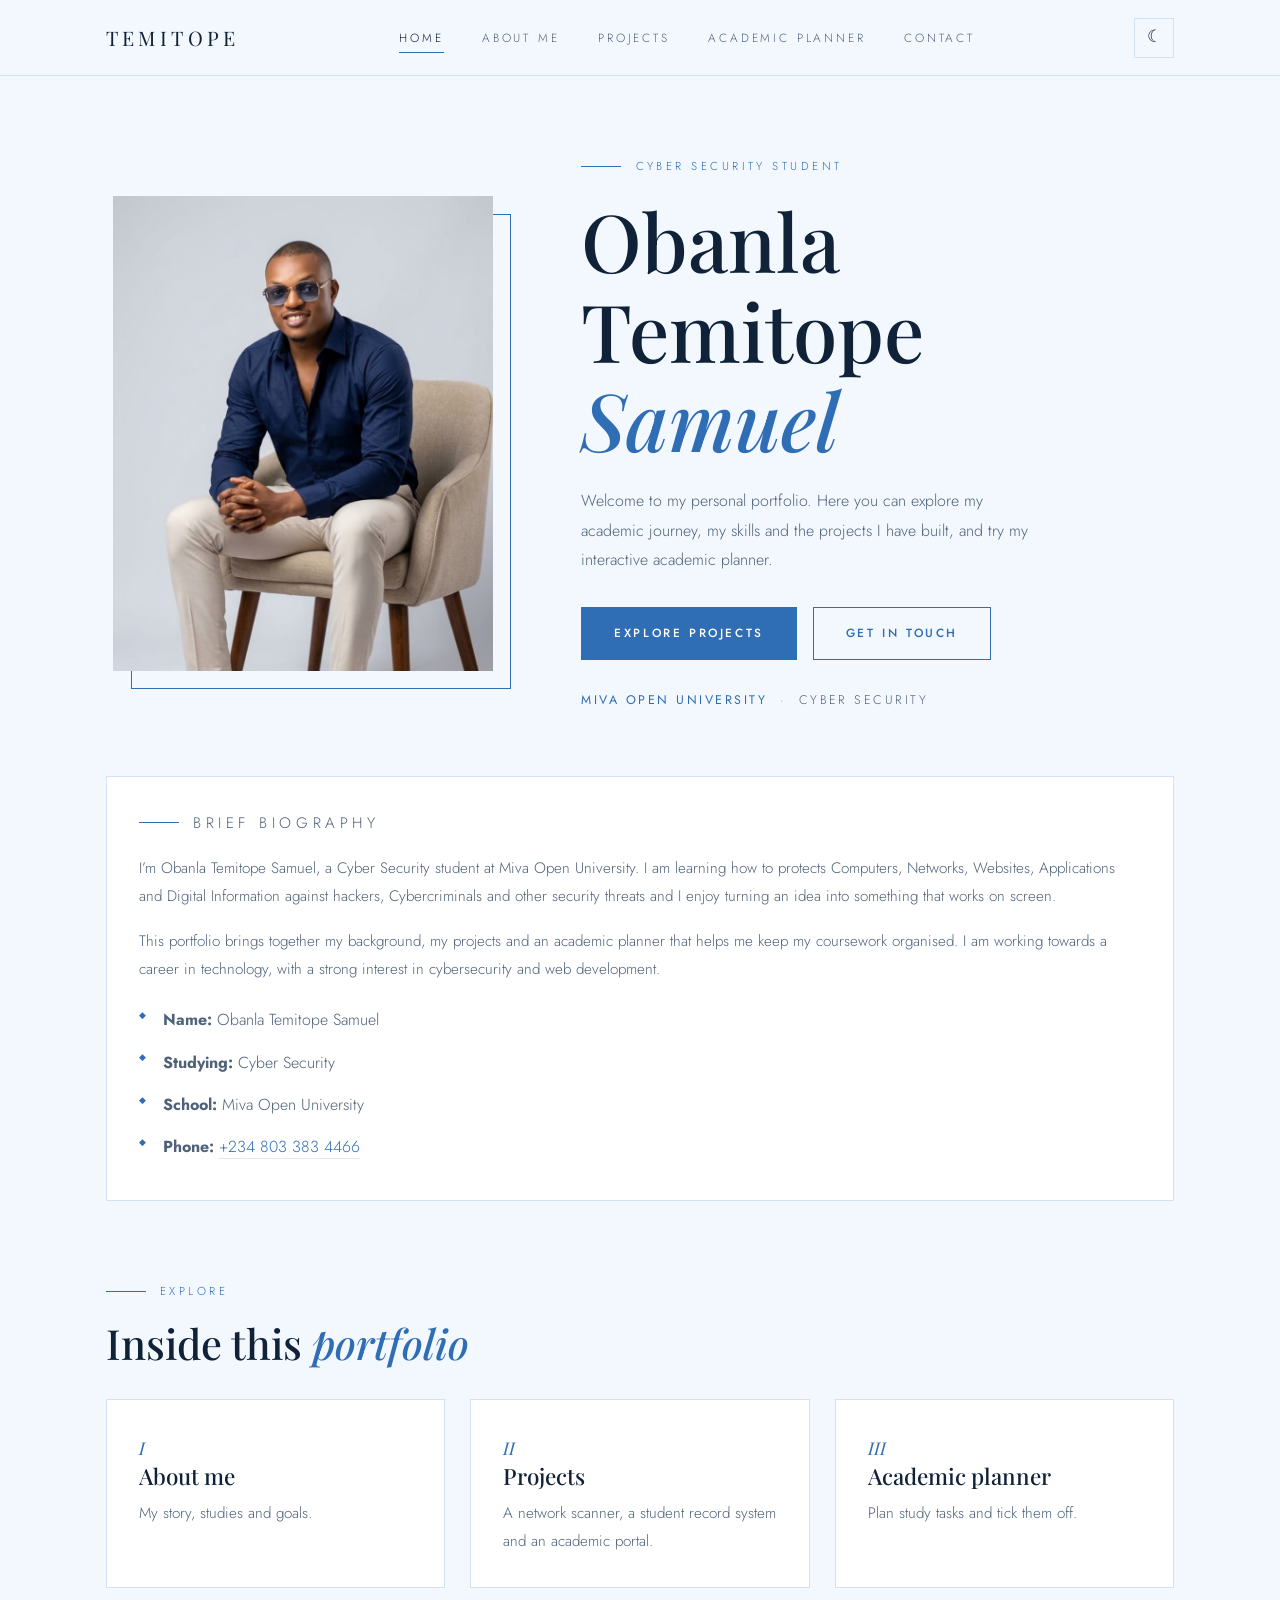
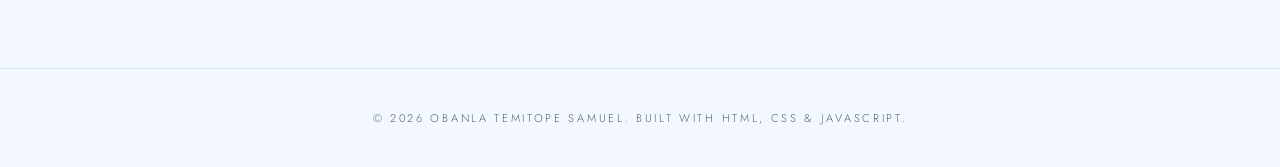
<file: index.html>
<!DOCTYPE html>
<html lang="en">
<head>
<meta charset="UTF-8">
<meta name="viewport" content="width=device-width, initial-scale=1">
<title>Home | Obanla Temitope Samuel</title>
<meta name="description" content="Portfolio of Obanla Temitope Samuel, Cyber Security student.">
<link rel="preconnect" href="https://fonts.googleapis.com">
<link rel="preconnect" href="https://fonts.gstatic.com" crossorigin>
<link href="https://fonts.googleapis.com/css2?family=Jost:wght@300;400;500&family=Playfair+Display:ital,wght@0,500;0,600;1,500&display=swap" rel="stylesheet">
<link rel="stylesheet" href="style.css">
<script>try{var t=localStorage.getItem('theme');document.documentElement.dataset.theme=t||'light';}catch(e){}</script>
</head>
<body>
<div class="glow" id="glow" aria-hidden="true"></div>
<header class="site-header">
<div class="bar">
<a class="brand" href="index.html">Temitope</a>
<nav class="nav" aria-label="Main navigation"><ul id="menu"><li><a href="index.html" aria-current="page">Home</a></li><li><a href="about.html">About Me</a></li><li><a href="projects.html">Projects</a></li><li><a href="planner.html">Academic Planner</a></li><li><a href="contact.html">Contact</a></li></ul></nav>
<div class="nav-controls">
<button id="themeToggle" class="theme-btn" type="button" aria-label="Switch to light theme">&#9728;</button>
<button class="menu-btn" id="menuBtn" type="button" aria-label="Toggle menu" aria-expanded="false" aria-controls="menu">&#9776;</button>
</div>
</div>
</header>
<main>
<section class="hero">
<div class="wrap">
<div class="frame"><img src="image.jpg" alt="Portrait of Obanla Temitope Samuel" width="800" height="1000"></div>
<div>
<p class="eyebrow">Cyber Security student</p>
<h1>Obanla Temitope <em>Samuel</em></h1>
<p class="intro">Welcome to my personal portfolio. Here you can explore my academic journey, my skills and the projects I have built, and try my interactive academic planner.</p>
<div class="btns"><a class="btn" href="projects.html">Explore projects</a><a class="btn ghost" href="contact.html">Get in touch</a></div>
<p class="sub"><b>Miva Open University</b> &nbsp;&middot;&nbsp; Cyber Security</p>
</div>
</div>
</section>
<section style="padding-top:0">
<div class="wrap">
<article class="card">
<p class="eyebrow">Brief biography</p>
<p style="margin-bottom:1rem">I&rsquo;m Obanla Temitope Samuel, a Cyber Security student at Miva Open University. I am learning how to protects Computers, Networks, Websites, Applications and Digital Information against hackers, Cybercriminals and other security threats and I enjoy turning an idea into something that works on screen.</p>
<p style="margin-bottom:1rem">This portfolio brings together my background, my projects and an academic planner that helps me keep my coursework organised. I am working towards a career in technology, with a strong interest in cybersecurity and web development.</p>
<ul class="clean"><li><b>Name:</b> Obanla Temitope Samuel</li><li><b>Studying:</b> Cyber Security</li><li><b>School:</b> Miva Open University</li><li><b>Phone:</b> <a href="tel:+2348033834466">+234 803 383 4466</a></li></ul>
</article>
</div>
</section>
<section style="padding-top:0">
<div class="wrap">
<p class="eyebrow">Explore</p><h2>Inside this <em>portfolio</em></h2>
<div class="grid" style="margin-top:2rem">
<a class="card" href="about.html"><p class="num">I</p><h3>About me</h3><p>My story, studies and goals.</p></a>
<a class="card" href="projects.html"><p class="num">II</p><h3>Projects</h3><p>A network scanner, a student record system and an academic portal.</p></a>
<a class="card" href="planner.html"><p class="num">III</p><h3>Academic planner</h3><p>Plan study tasks and tick them off.</p></a>
</div>
</div>
</section>
</main>
<footer class="site-footer">
<p>&copy; 2026 Obanla Temitope Samuel. Built with HTML, CSS &amp; JavaScript.</p>
</footer>
<script src="script.js"></script>
</body>
</html>
</file>
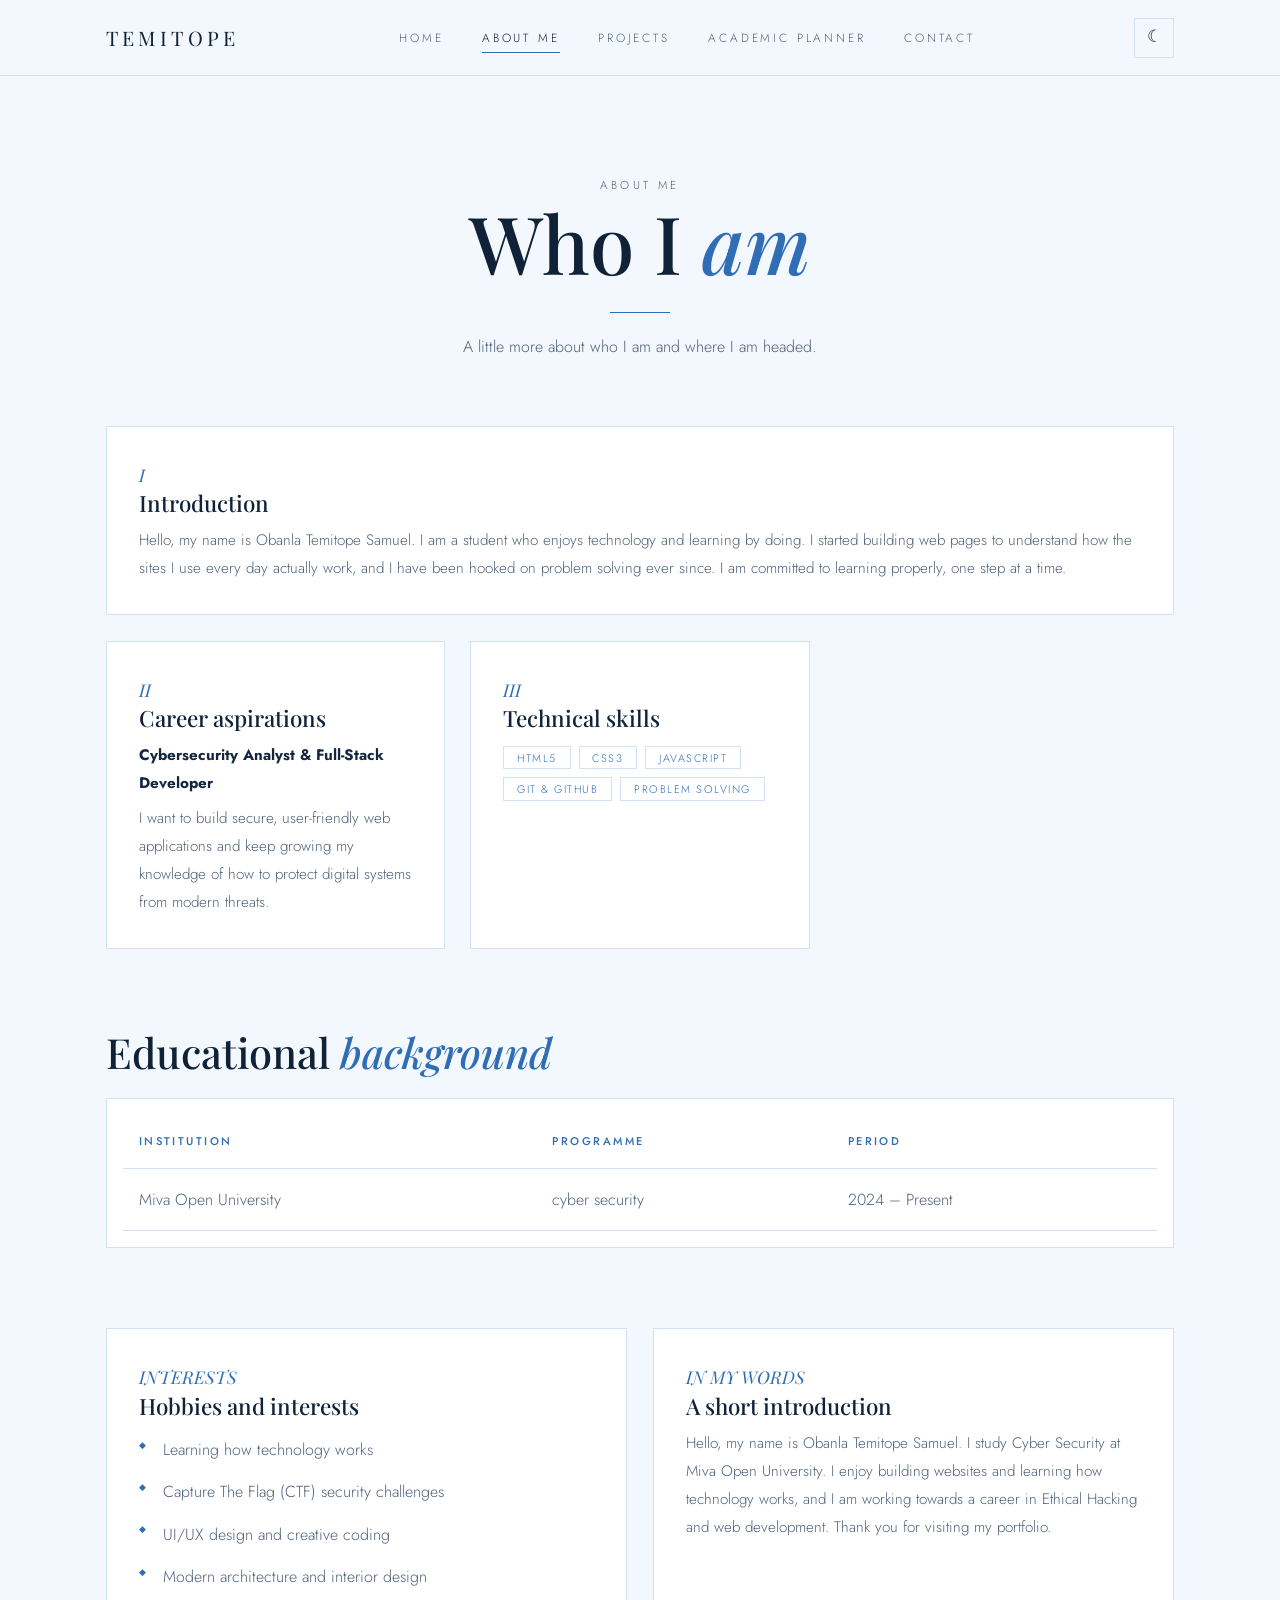
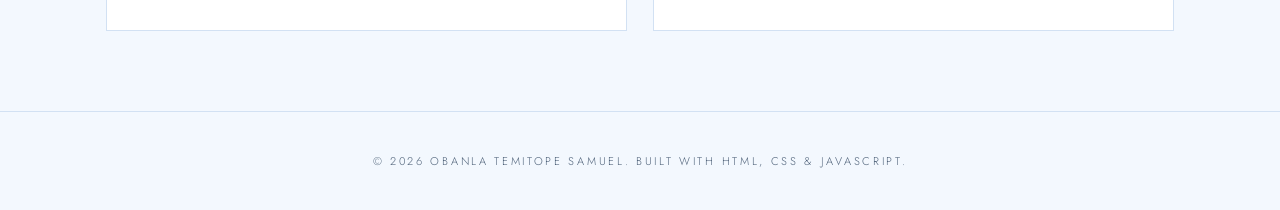
<file: about.html>
<!DOCTYPE html>
<html lang="en">
<head>
<meta charset="UTF-8">
<meta name="viewport" content="width=device-width, initial-scale=1">
<title>About Me | Obanla Temitope Samuel</title>
<meta name="description" content="Education, skills, career goals and interests of Obanla Temitope Samuel.">
<link rel="preconnect" href="https://fonts.googleapis.com">
<link rel="preconnect" href="https://fonts.gstatic.com" crossorigin>
<link href="https://fonts.googleapis.com/css2?family=Jost:wght@300;400;500&family=Playfair+Display:ital,wght@0,500;0,600;1,500&display=swap" rel="stylesheet">
<link rel="stylesheet" href="style.css">
<script>try{var t=localStorage.getItem('theme');document.documentElement.dataset.theme=t||'light';}catch(e){}</script>
</head>
<body>
<div class="glow" id="glow" aria-hidden="true"></div>
<header class="site-header">
<div class="bar">
<a class="brand" href="index.html">Temitope</a>
<nav class="nav" aria-label="Main navigation"><ul id="menu"><li><a href="index.html">Home</a></li><li><a href="about.html" aria-current="page">About Me</a></li><li><a href="projects.html">Projects</a></li><li><a href="planner.html">Academic Planner</a></li><li><a href="contact.html">Contact</a></li></ul></nav>
<div class="nav-controls">
<button id="themeToggle" class="theme-btn" type="button" aria-label="Switch to light theme">&#9728;</button>
<button class="menu-btn" id="menuBtn" type="button" aria-label="Toggle menu" aria-expanded="false" aria-controls="menu">&#9776;</button>
</div>
</div>
</header>
<main>
<div class="wrap page-title"><p class="eyebrow">About me</p><h1>Who I <em>am</em></h1><div class="rule"></div><p>A little more about who I am and where I am headed.</p></div>
<section>
<div class="wrap grid" style="grid-template-columns:repeat(auto-fit,minmax(300px,1fr))">
<div class="card" style="grid-column:1/-1"><p class="num">I</p><h3>Introduction</h3><p>Hello, my name is Obanla Temitope Samuel. I am a student who enjoys technology and learning by doing. I started building web pages to understand how the sites I use every day actually work, and I have been hooked on problem solving ever since. I am committed to learning properly, one step at a time.</p></div>
<div class="card"><p class="num">II</p><h3>Career aspirations</h3><p><strong style="color:var(--ink)">Cybersecurity Analyst &amp; Full-Stack Developer</strong></p><p style="margin-top:.4rem">I want to build secure, user-friendly web applications and keep growing my knowledge of how to protect digital systems from modern threats.</p></div>
<div class="card"><p class="num">III</p><h3>Technical skills</h3><div class="tags"><span>HTML5</span><span>CSS3</span><span>JavaScript</span><span>Git &amp; GitHub</span><span>Problem Solving</span></div></div>
</div>
</section>
<section style="padding-top:0">
<div class="wrap">
<h2>Educational <em>background</em></h2>
<div class="card table-scroll" style="margin-top:1.4rem;padding:1rem">
<table>
<caption style="position:absolute;left:-9999px">My education</caption>
<thead><tr><th scope="col">Institution</th><th scope="col">Programme</th><th scope="col">Period</th></tr></thead>
<tbody><tr><td>Miva Open University</td><td>cyber security</td><td>2024 &ndash; Present</td></tr></tbody>
</table>
</div>
</div>
</section>
<section style="padding-top:0">
<div class="wrap grid">
<div class="card"><p class="num">INTERESTS</p><h3>Hobbies and interests</h3><ul class="clean"><li>Learning how technology works</li><li>Capture The Flag (CTF) security challenges</li><li>UI/UX design and creative coding</li><li>Modern architecture and interior design</li></ul></div>
<div class="card"><p class="num">IN MY WORDS</p><h3>A short introduction</h3><p>Hello, my name is Obanla Temitope Samuel. I study Cyber Security at Miva Open University. I enjoy building websites and learning how technology works, and I am working towards a career in Ethical Hacking and web development. Thank you for visiting my portfolio.</p></div>
</div>
</section>
</main>
<footer class="site-footer">
<p>&copy; 2026 Obanla Temitope Samuel. Built with HTML, CSS &amp; JavaScript.</p>
</footer>
<script src="script.js"></script>
</body>
</html>
</file>
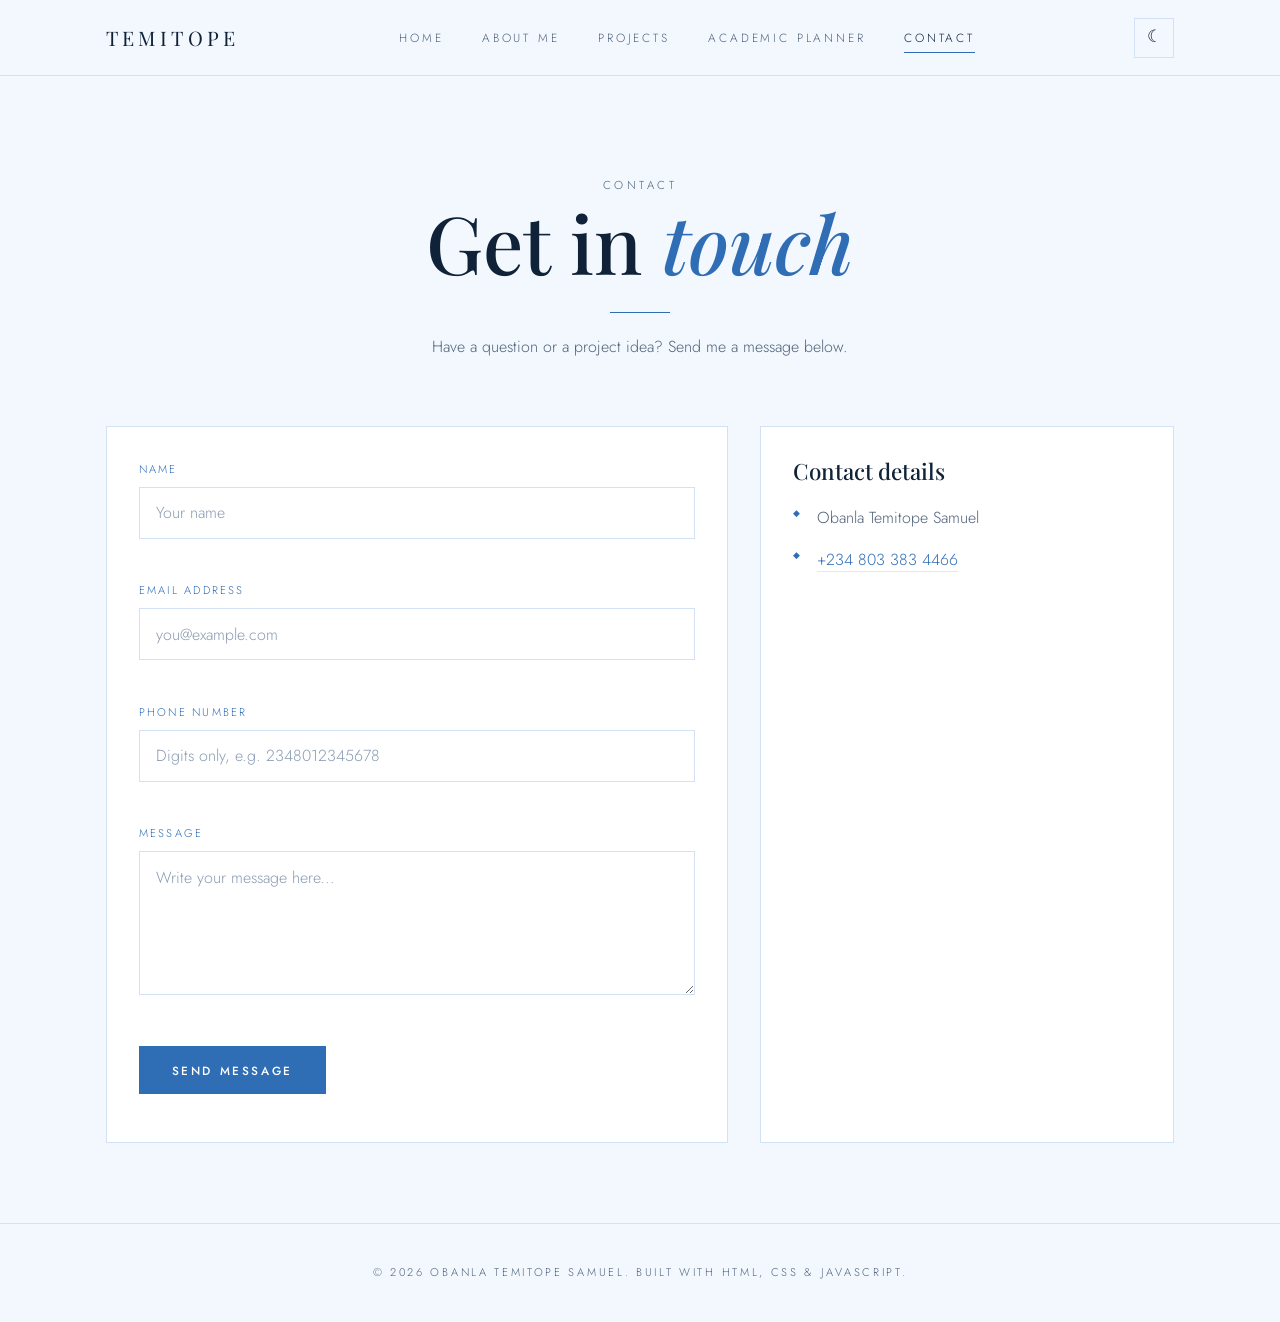
<file: contact.html>
<!DOCTYPE html>
<html lang="en">
<head>
<meta charset="UTF-8">
<meta name="viewport" content="width=device-width, initial-scale=1">
<title>Contact | Obanla Temitope Samuel</title>
<meta name="description" content="Contact Obanla Temitope Samuel.">
<link rel="preconnect" href="https://fonts.googleapis.com">
<link rel="preconnect" href="https://fonts.gstatic.com" crossorigin>
<link href="https://fonts.googleapis.com/css2?family=Jost:wght@300;400;500&family=Playfair+Display:ital,wght@0,500;0,600;1,500&display=swap" rel="stylesheet">
<link rel="stylesheet" href="style.css">
<script>try{var t=localStorage.getItem('theme');document.documentElement.dataset.theme=t||'light';}catch(e){}</script>
</head>
<body>
<div class="glow" id="glow" aria-hidden="true"></div>
<header class="site-header">
<div class="bar">
<a class="brand" href="index.html">Temitope</a>
<nav class="nav" aria-label="Main navigation"><ul id="menu"><li><a href="index.html">Home</a></li><li><a href="about.html">About Me</a></li><li><a href="projects.html">Projects</a></li><li><a href="planner.html">Academic Planner</a></li><li><a href="contact.html" aria-current="page">Contact</a></li></ul></nav>
<div class="nav-controls">
<button id="themeToggle" class="theme-btn" type="button" aria-label="Switch to light theme">&#9728;</button>
<button class="menu-btn" id="menuBtn" type="button" aria-label="Toggle menu" aria-expanded="false" aria-controls="menu">&#9776;</button>
</div>
</div>
</header>
<main>
<div class="wrap page-title"><p class="eyebrow">Contact</p><h1>Get in <em>touch</em></h1><div class="rule"></div><p>Have a question or a project idea? Send me a message below.</p></div>
<section>
<div class="wrap contact">
<form class="card" id="contactForm" novalidate>
<div class="field"><label for="fullName">Name</label><input type="text" id="fullName" autocomplete="name" placeholder="Your name"><p class="error" id="fullNameError"></p></div>
<div class="field"><label for="email">Email address</label><input type="text" id="email" autocomplete="email" placeholder="you@example.com"><p class="error" id="emailError"></p></div>
<div class="field"><label for="phone">Phone number</label><input type="text" id="phone" inputmode="numeric" autocomplete="tel" placeholder="Digits only, e.g. 2348012345678"><p class="error" id="phoneError"></p></div>
<div class="field"><label for="message">Message</label><textarea id="message" rows="5" placeholder="Write your message here..."></textarea><p class="error" id="messageError"></p></div>
<button class="btn" type="submit">Send message</button>
<p id="formStatus" role="status"></p>
</form>
<aside class="card"><h3>Contact details</h3>
<ul class="clean" style="margin-top:.8rem"><li>Obanla Temitope Samuel</li><li><a href="tel:+2348033834466">+234 803 383 4466</a></li></ul></aside>
</div>
</section>
</main>
<footer class="site-footer">
<p>&copy; 2026 Obanla Temitope Samuel. Built with HTML, CSS &amp; JavaScript.</p>
</footer>
<script src="script.js"></script>
</body>
</html>
</file>
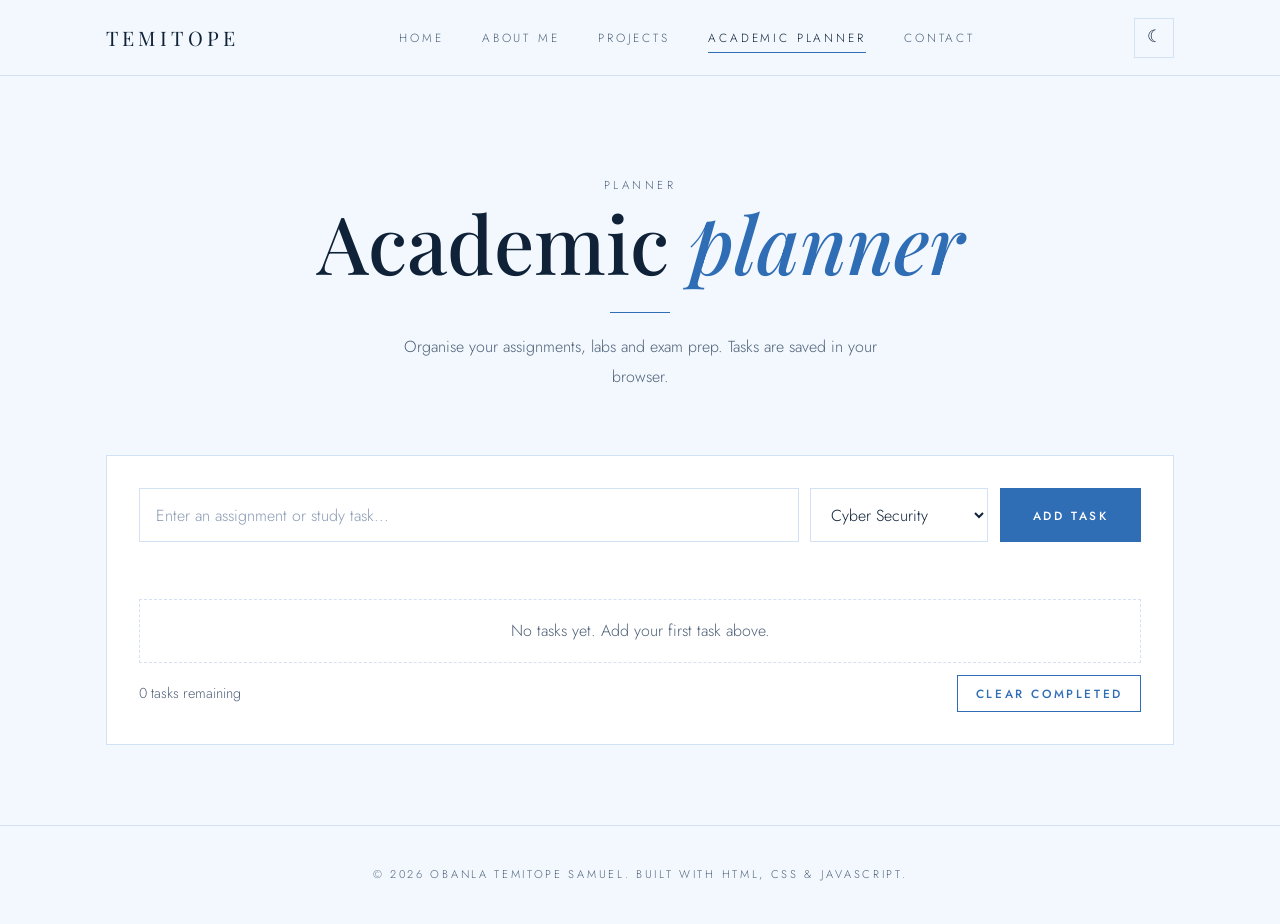
<file: planner.html>
<!DOCTYPE html>
<html lang="en">
<head>
<meta charset="UTF-8">
<meta name="viewport" content="width=device-width, initial-scale=1">
<title>Academic Planner | Obanla Temitope Samuel</title>
<meta name="description" content="Add, complete and delete study tasks.">
<link rel="preconnect" href="https://fonts.googleapis.com">
<link rel="preconnect" href="https://fonts.gstatic.com" crossorigin>
<link href="https://fonts.googleapis.com/css2?family=Jost:wght@300;400;500&family=Playfair+Display:ital,wght@0,500;0,600;1,500&display=swap" rel="stylesheet">
<link rel="stylesheet" href="style.css">
<script>try{var t=localStorage.getItem('theme');document.documentElement.dataset.theme=t||'light';}catch(e){}</script>
</head>
<body>
<div class="glow" id="glow" aria-hidden="true"></div>
<header class="site-header">
<div class="bar">
<a class="brand" href="index.html">Temitope</a>
<nav class="nav" aria-label="Main navigation"><ul id="menu"><li><a href="index.html">Home</a></li><li><a href="about.html">About Me</a></li><li><a href="projects.html">Projects</a></li><li><a href="planner.html" aria-current="page">Academic Planner</a></li><li><a href="contact.html">Contact</a></li></ul></nav>
<div class="nav-controls">
<button id="themeToggle" class="theme-btn" type="button" aria-label="Switch to light theme">&#9728;</button>
<button class="menu-btn" id="menuBtn" type="button" aria-label="Toggle menu" aria-expanded="false" aria-controls="menu">&#9776;</button>
</div>
</div>
</header>
<main>
<div class="wrap page-title"><p class="eyebrow">Planner</p><h1>Academic <em>planner</em></h1><div class="rule"></div><p>Organise your assignments, labs and exam prep. Tasks are saved in your browser.</p></div>
<section>
<div class="wrap">
<div class="card">
<form id="taskForm" class="add-task" novalidate>
<label for="taskInput" style="position:absolute;left:-9999px">Task</label>
<input type="text" id="taskInput" placeholder="Enter an assignment or study task..." maxlength="120">
<label for="courseSelect" style="position:absolute;left:-9999px">Course</label>
<select id="courseSelect"><option>Cyber Security</option><option>Ethicalhacking</option><option>Web Development</option><option>Mathematics</option></select>
<button class="btn" type="submit">Add task</button>
</form>
<p class="error" id="taskMsg" role="alert"></p>
<ul id="taskList"></ul>
<div class="stats"><span id="taskCounter">0 tasks remaining</span><button class="btn ghost" id="clearCompleted" type="button" style="padding:.55rem 1.1rem">Clear completed</button></div>
</div>
</div>
</section>
</main>
<footer class="site-footer">
<p>&copy; 2026 Obanla Temitope Samuel. Built with HTML, CSS &amp; JavaScript.</p>
</footer>
<script src="script.js"></script>
</body>
</html>
</file>
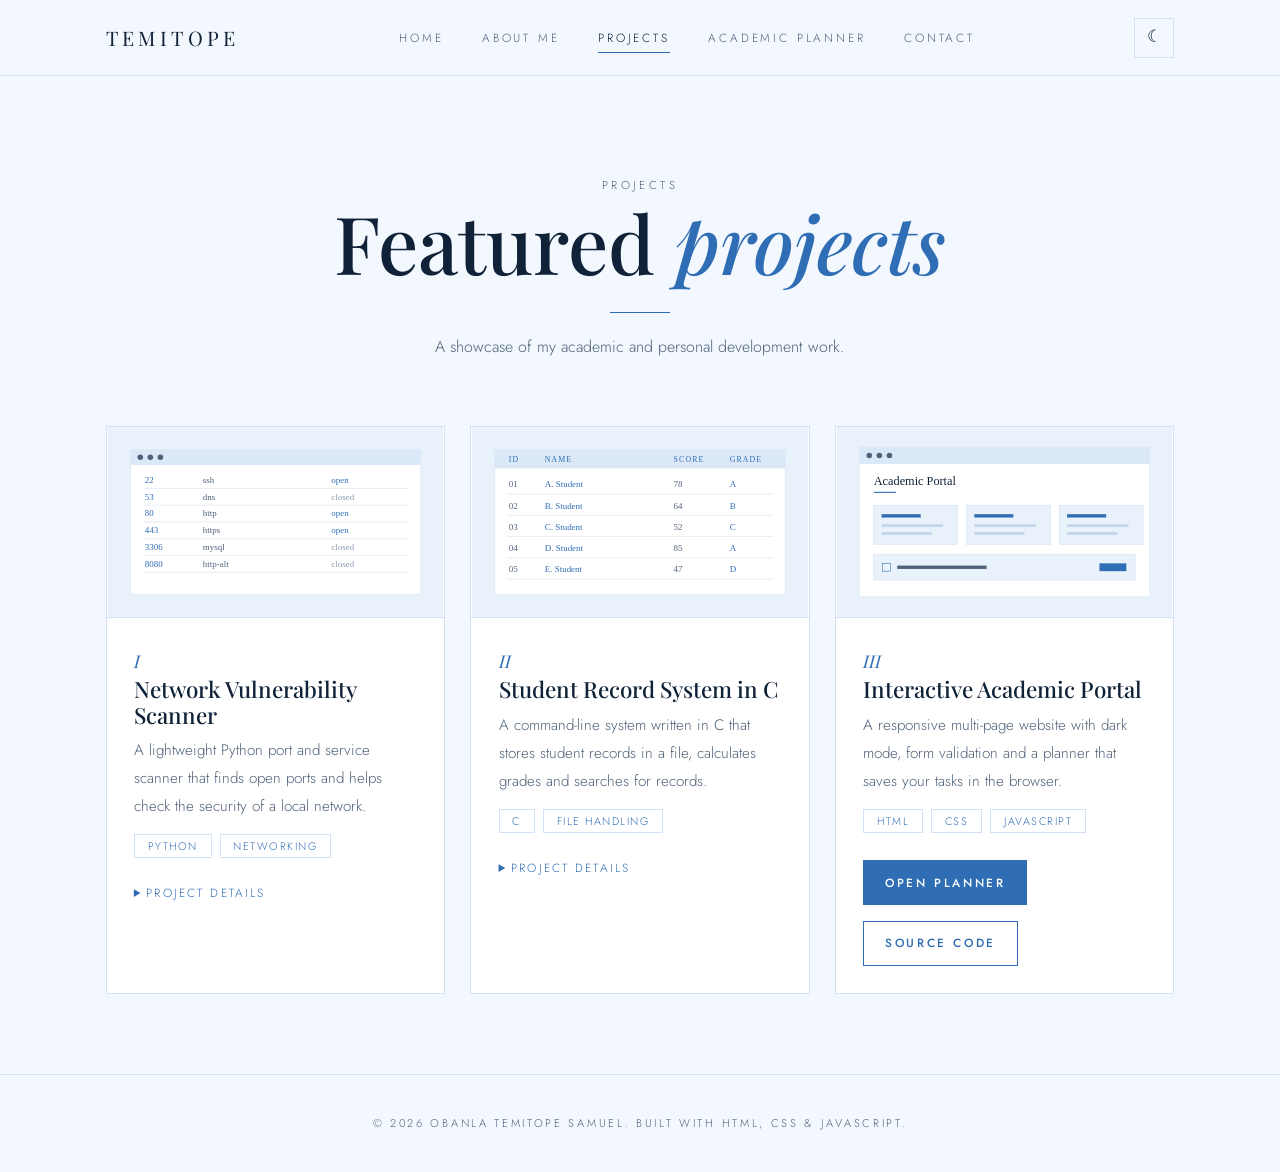
<file: projects.html>
<!DOCTYPE html>
<html lang="en">
<head>
<meta charset="UTF-8">
<meta name="viewport" content="width=device-width, initial-scale=1">
<title>Projects | Obanla Temitope Samuel</title>
<meta name="description" content="Three sample projects by Obanla Temitope Samuel.">
<link rel="preconnect" href="https://fonts.googleapis.com">
<link rel="preconnect" href="https://fonts.gstatic.com" crossorigin>
<link href="https://fonts.googleapis.com/css2?family=Jost:wght@300;400;500&family=Playfair+Display:ital,wght@0,500;0,600;1,500&display=swap" rel="stylesheet">
<link rel="stylesheet" href="style.css">
<script>try{var t=localStorage.getItem('theme');document.documentElement.dataset.theme=t||'light';}catch(e){}</script>
</head>
<body>
<div class="glow" id="glow" aria-hidden="true"></div>
<header class="site-header">
<div class="bar">
<a class="brand" href="index.html">Temitope</a>
<nav class="nav" aria-label="Main navigation"><ul id="menu"><li><a href="index.html">Home</a></li><li><a href="about.html">About Me</a></li><li><a href="projects.html" aria-current="page">Projects</a></li><li><a href="planner.html">Academic Planner</a></li><li><a href="contact.html">Contact</a></li></ul></nav>
<div class="nav-controls">
<button id="themeToggle" class="theme-btn" type="button" aria-label="Switch to light theme">&#9728;</button>
<button class="menu-btn" id="menuBtn" type="button" aria-label="Toggle menu" aria-expanded="false" aria-controls="menu">&#9776;</button>
</div>
</div>
</header>
<main>
<div class="wrap page-title"><p class="eyebrow">Projects</p><h1>Featured <em>projects</em></h1><div class="rule"></div><p>A showcase of my academic and personal development work.</p></div>
<section>
<div class="wrap">
<div class="grid">
<article class="card project">
<img src="project-scanner.svg" alt="Preview of the network scanner project" width="600" height="340">
<div class="body"><p class="num">I</p><h3>Network Vulnerability Scanner</h3><p style="margin-top:.5rem">A lightweight Python port and service scanner that finds open ports and helps check the security of a local network.</p>
<div class="tags"><span>Python</span><span>Networking</span></div><details><summary>Project details</summary><p>The scanner connects to a range of ports, reports which are open and names the common services running on them. It taught me how TCP connections work and why closing unused ports matters.</p></details></div>
</article><article class="card project">
<img src="project-records.svg" alt="Preview of the student record system" width="600" height="340">
<div class="body"><p class="num">II</p><h3>Student Record System in C</h3><p style="margin-top:.5rem">A command-line system written in C that stores student records in a file, calculates grades and searches for records.</p>
<div class="tags"><span>C</span><span>File Handling</span></div><details><summary>Project details</summary><p>Records are saved to a file so they are still there after the program closes. It supports adding, searching and grading students, and taught me file handling and structured programming.</p></details></div>
</article><article class="card project">
<img src="project-portal.svg" alt="Preview of the academic portal project" width="600" height="340">
<div class="body"><p class="num">III</p><h3>Interactive Academic Portal</h3><p style="margin-top:.5rem">A responsive multi-page website with dark mode, form validation and a planner that saves your tasks in the browser.</p>
<div class="tags"><span>HTML</span><span>CSS</span><span>JavaScript</span></div><div class="btns"><a class="btn" href="planner.html">Open planner</a><a class="btn ghost" href="https://github.com/Tipsyee001/Academic-Website-management-portfolio-" target="_blank" rel="noopener">Source code</a></div></div>
</article>
</div>
</div>
</section>
</main>
<footer class="site-footer">
<p>&copy; 2026 Obanla Temitope Samuel. Built with HTML, CSS &amp; JavaScript.</p>
</footer>
<script src="script.js"></script>
</body>
</html>
</file>
<file: style.css>
:root{--bg:#070707;--card:#0f0f0f;--card2:#161616;--line:#2b2b2b;--ink:#f3f0ea;--muted:#a09c95;--gold:#a9cdf5;--serif:'Playfair Display',Georgia,serif;--sans:'Jost','Helvetica Neue',Arial,sans-serif}
*{box-sizing:border-box;margin:0;padding:0}
html{scroll-behavior:smooth}
body{background:var(--bg);color:var(--ink);font-family:var(--sans);font-size:16px;font-weight:300;line-height:1.85;overflow-x:hidden;position:relative}
h1,h2,h3{font-family:var(--serif);font-weight:500;line-height:1.12;color:#fff}
h1{font-size:clamp(2.7rem,6.5vw,5rem)}h2{font-size:clamp(1.8rem,3.5vw,2.6rem);margin-bottom:.8rem}h3{font-size:1.4rem}
em{font-style:italic;color:var(--gold)}
a{color:var(--gold);text-decoration:none;border-bottom:1px solid rgba(169,205,245,.4)}a:hover{color:#fff;border-color:#fff}
img{max-width:100%;display:block}
:focus-visible{outline:2px solid var(--gold);outline-offset:4px}
.glow{position:fixed;top:0;left:0;width:440px;height:440px;margin:-220px 0 0 -220px;border-radius:50%;pointer-events:none;z-index:0;background:radial-gradient(circle,rgba(255,255,255,.16) 0%,rgba(255,255,255,.06) 40%,transparent 70%);opacity:0;transition:opacity .4s;will-change:transform}
.glow.on{opacity:1}
header,main,footer{position:relative;z-index:1}
.site-header{position:sticky;top:0;z-index:20;background:rgba(7,7,7,.92);backdrop-filter:blur(10px);border-bottom:1px solid var(--line)}
.bar{max-width:1120px;margin:auto;padding:1.1rem 1.6rem;display:flex;align-items:center;justify-content:space-between}
.brand{font-family:var(--serif);font-size:1.25rem;letter-spacing:.22em;text-transform:uppercase;color:#fff;border:none}.brand:hover{color:var(--gold)}
.nav ul{list-style:none;display:flex;gap:2.4rem}
.nav a{border:none;font-size:.74rem;letter-spacing:.24em;text-transform:uppercase;color:var(--muted);padding:.4rem 0;position:relative;transition:color .3s}
.nav a::after{content:"";position:absolute;left:0;bottom:0;width:0;height:1px;background:var(--gold);transition:width .3s}
.nav a:hover{color:#fff}.nav a:hover::after,.nav a[aria-current="page"]::after{width:100%}
.nav a[aria-current="page"]{color:#fff}
.menu-btn{display:none;background:none;border:1px solid var(--line);color:#fff;font-size:1.3rem;padding:.2rem .7rem;cursor:pointer}
.wrap{max-width:1120px;margin:auto;padding:0 1.6rem}
section{padding:5rem 0}
.eyebrow{font-size:.72rem;letter-spacing:.3em;text-transform:uppercase;color:var(--gold);margin-bottom:1.1rem;display:flex;align-items:center;gap:.9rem}
.eyebrow::before{content:"";width:40px;height:1px;background:var(--gold)}
.hero{padding:5rem 0 4rem}
.hero .wrap{display:grid;grid-template-columns:.8fr 1.2fr;gap:5rem;align-items:center}
.frame{position:relative;max-width:380px;margin-inline:auto;width:100%}
.frame::after{content:"";position:absolute;inset:18px -18px -18px 18px;border:1px solid var(--gold);z-index:-1}
.frame img{width:100%;height:auto;aspect-ratio:4/5;object-fit:cover}
.hero .intro{color:var(--muted);max-width:52ch;margin:1.4rem 0}
.sub{font-size:.78rem;letter-spacing:.2em;text-transform:uppercase;color:var(--muted);margin-top:1.8rem}
.sub b{color:var(--gold);font-weight:400}
.btn{display:inline-block;padding:.9rem 2rem;border:1px solid var(--gold);background:var(--gold);color:#000;font-family:var(--sans);font-size:.74rem;font-weight:500;letter-spacing:.22em;text-transform:uppercase;cursor:pointer;transition:background .3s,color .3s,transform .3s}
.btn:hover{background:transparent;color:var(--gold);transform:translateY(-2px);border-color:var(--gold)}
.btn.ghost{background:transparent;color:var(--gold)}.btn.ghost:hover{background:var(--gold);color:#000}
.btns{display:flex;gap:1rem;flex-wrap:wrap;margin-top:2rem}
.quote{border-block:1px solid var(--line);text-align:center;padding:4rem 1.6rem;background:var(--card)}
.quote p{font-family:var(--serif);font-style:italic;font-size:clamp(1.7rem,4vw,2.8rem);color:#fff}
.quote small{display:block;margin-top:1rem;font-size:.7rem;letter-spacing:.3em;text-transform:uppercase;color:var(--muted)}
.grid{display:grid;grid-template-columns:repeat(auto-fit,minmax(250px,1fr));gap:1.6rem}
.card{background:var(--card);border:1px solid var(--line);padding:2rem;transition:border-color .3s,transform .3s}
a.card{display:block;color:var(--ink);border-bottom:1px solid var(--line)}a.card:hover{border-color:var(--gold);transform:translateY(-4px);color:var(--ink)}
.card p{color:var(--muted);font-size:.95rem}.card .num{font-family:var(--serif);font-style:italic;color:var(--gold);font-size:1.1rem}
.page-title{text-align:center;padding:5rem 0 1rem}.page-title .eyebrow{justify-content:center}.page-title .eyebrow::before{display:none}
.page-title p{color:var(--muted);max-width:56ch;margin:1.2rem auto 0}
.rule{width:60px;height:1px;background:var(--gold);margin:1.6rem auto 0}
.page-title+section{padding-top:3rem}
.lead{color:var(--muted);max-width:62ch}
ul.clean{list-style:none}ul.clean li{padding:.4rem 0 .4rem 1.5rem;position:relative;color:var(--muted)}
ul.clean li::before{content:"\25C6";position:absolute;left:0;top:.5rem;font-size:.55rem;color:var(--gold)}
.table-scroll{overflow-x:auto}
table{width:100%;border-collapse:collapse;min-width:480px}
th,td{text-align:left;padding:1rem;border-bottom:1px solid var(--line)}
th{font-size:.7rem;letter-spacing:.22em;text-transform:uppercase;color:var(--gold);font-weight:500}
td{color:var(--muted)}
.tags{display:flex;flex-wrap:wrap;gap:.5rem;margin:.9rem 0}
.tags span{border:1px solid var(--line);color:var(--gold);padding:.05rem .8rem;font-size:.68rem;letter-spacing:.14em;text-transform:uppercase}
.project{padding:0;overflow:hidden;display:flex;flex-direction:column}
.project img{width:100%;height:auto;aspect-ratio:600/340;border-bottom:1px solid var(--line)}
.project .body{padding:1.7rem;display:flex;flex-direction:column;flex:1}
.project .btns{justify-content:flex-start;margin-top:auto;padding-top:.8rem}.project .btn{padding:.65rem 1.3rem}
.note{border:1px solid var(--line);border-left:2px solid var(--gold);padding:1rem 1.4rem;color:var(--muted);font-size:.88rem;margin-top:2.5rem}
audio{width:100%;margin-top:1rem;filter:invert(.92) hue-rotate(180deg)}
input,textarea{font-family:inherit;font-weight:300;font-size:1rem;padding:.85rem 1rem;border:1px solid var(--line);background:#0b0b0b;color:#fff;width:100%;color-scheme:dark}
input:focus,textarea:focus{border-color:var(--gold);outline:none}
::placeholder{color:#6a665f}
.add-task{display:grid;grid-template-columns:1fr auto auto;gap:.7rem}
#taskList{list-style:none;margin-top:1.4rem}
#taskList li{display:flex;align-items:center;gap:1rem;padding:1rem;border:1px solid var(--line);background:var(--card2);margin-bottom:.7rem;animation:pop .3s ease}
#taskList li.done .label{text-decoration:line-through;color:#6a665f}
#taskList input[type=checkbox]{width:20px;height:20px;accent-color:#a9cdf5;flex:none}
.label{flex:1;word-break:break-word}.label small{display:block;color:var(--muted)}
.del{background:none;border:none;color:var(--gold);cursor:pointer;font-family:inherit;padding:.3rem .6rem;text-decoration:underline}.del:hover{color:#fff}
.stats{display:flex;justify-content:space-between;align-items:center;flex-wrap:wrap;gap:.6rem;color:var(--muted);margin-top:.8rem;font-size:.9rem}
#taskList li.empty{display:block;text-align:center;color:var(--muted);border-style:dashed;background:transparent}
@keyframes pop{from{opacity:0;transform:scale(.98)}to{opacity:1;transform:none}}
.contact{display:grid;grid-template-columns:1.2fr .8fr;gap:2rem}
.field{margin-bottom:1.2rem}.field label{display:block;font-size:.7rem;letter-spacing:.2em;text-transform:uppercase;margin-bottom:.45rem;color:var(--gold)}
.error{color:#ff7a8c;font-size:.82rem;min-height:1.2em;margin-top:.25rem}
.field.invalid input,.field.invalid textarea{border-color:#ff7a8c}
#formStatus,#taskMsg{margin-top:1rem;font-weight:500}
.calc{max-width:340px;margin:1.5rem auto;padding:1.2rem}
.calc-screen{background:#000;border:1px solid var(--line);padding:1rem;text-align:right;min-height:86px}
.calc-screen small{display:block;color:var(--muted);min-height:1.4em;font-size:.8rem}.calc-screen output{font-family:var(--serif);font-size:2.2rem;overflow-wrap:anywhere}
.keys{display:grid;grid-template-columns:repeat(4,1fr);gap:.5rem;margin-top:.8rem}
.keys button{min-height:50px;border:1px solid var(--line);background:var(--card2);color:#fff;font-family:var(--sans);font-size:1rem;cursor:pointer;transition:background .2s,color .2s}
.keys button:hover{background:#262626}.keys .op{background:var(--gold);color:#000;border-color:var(--gold)}.keys .op:hover{background:#fff}
#history{list-style:none;margin-top:1rem;color:var(--muted);font-size:.85rem}#history li{padding:.3rem 0;border-bottom:1px solid var(--line)}
.meter{height:5px;background:var(--line);margin:1rem 0 .5rem}.meter span{display:block;height:100%;width:0;background:var(--gold);transition:width .3s,background .3s}
.checks{list-style:none;margin-top:1rem}.checks li{padding:.35rem 0 .35rem 1.8rem;position:relative;color:var(--muted)}
.checks li::before{content:"\25CB";position:absolute;left:0;color:var(--gold)}.checks li.ok{color:#fff}.checks li.ok::before{content:"\25CF"}
.site-footer{border-top:1px solid var(--line);text-align:center;padding:2.4rem 1rem;color:var(--muted);font-size:.7rem;letter-spacing:.24em;text-transform:uppercase}
@media(max-width:820px){
 .menu-btn{display:block}.nav{position:absolute;top:100%;left:0;right:0;background:#070707;border-bottom:1px solid var(--line)}
 .nav ul{display:none;flex-direction:column;gap:.2rem;padding:.8rem 1.6rem 1.2rem}.nav ul.open{display:flex}.nav a{display:block;padding:.7rem 0}
 .hero .wrap,.contact{grid-template-columns:1fr;gap:3rem}.frame{max-width:300px}
 .add-task{grid-template-columns:1fr}section{padding:3.4rem 0}
}
@media(prefers-reduced-motion:reduce){*{animation:none!important;transition:none!important}html{scroll-behavior:auto}.glow{display:none}}

select{font-family:inherit;font-weight:300;font-size:1rem;padding:.85rem 1rem;border:1px solid var(--line);background:#0b0b0b;color:#fff;color-scheme:dark}
select:focus{border-color:var(--gold);outline:none}
details{margin-top:.6rem}summary{cursor:pointer;color:var(--gold);font-size:.74rem;letter-spacing:.18em;text-transform:uppercase}details p{margin-top:.6rem}
.nav-controls{display:flex;align-items:center;gap:.8rem}
.theme-btn{background:none;border:1px solid var(--line);color:#fff;width:40px;height:40px;cursor:pointer;font-size:1.05rem;line-height:1}
.ok{color:#4ade80}.bad{color:#ff7a8c}
.label small.course{display:block;color:var(--gold);font-size:.7rem;letter-spacing:.14em;text-transform:uppercase}
.project-links{display:flex;gap:.7rem;flex-wrap:wrap;margin-top:.4rem}
.card h3+p,.card h3+ul{margin-top:.6rem}
/* light theme */
[data-theme="light"]{--bg:#f3f8fe;--card:#ffffff;--card2:#e9f1fb;--line:#d2e1f3;--ink:#12263f;--muted:#4f6279;--gold:#2f6db5}
[data-theme="light"] h1,[data-theme="light"] h2,[data-theme="light"] h3,[data-theme="light"] .brand,[data-theme="light"] .quote p,[data-theme="light"] .nav a:hover,[data-theme="light"] .nav a[aria-current="page"],[data-theme="light"] .checks li.ok{color:#0f2238}
[data-theme="light"] .site-header,[data-theme="light"] .nav{background:rgba(243,248,254,.95)}
[data-theme="light"] .menu-btn,[data-theme="light"] .theme-btn{color:#0f2238}
[data-theme="light"] .btn{color:#fff}[data-theme="light"] .btn:hover{color:var(--gold)}[data-theme="light"] .btn.ghost{color:var(--gold)}[data-theme="light"] .btn.ghost:hover{color:#fff}
[data-theme="light"] a:hover,[data-theme="light"] .del:hover{color:#0f2238;border-color:#0f2238}
[data-theme="light"] input,[data-theme="light"] textarea,[data-theme="light"] select{background:#fff;color:#0f2238;color-scheme:light}
[data-theme="light"] ::placeholder{color:#8a9bb2}
[data-theme="light"] .glow{background:radial-gradient(circle,rgba(47,109,181,.18) 0%,rgba(47,109,181,.07) 40%,transparent 70%)}
[data-theme="light"] .ok{color:#1a7f3c}[data-theme="light"] .bad{color:#b3261e}[data-theme="light"] .error{color:#b3261e}
[data-theme="light"] #taskList li.done .label{color:#8a9bb2}
</file>
